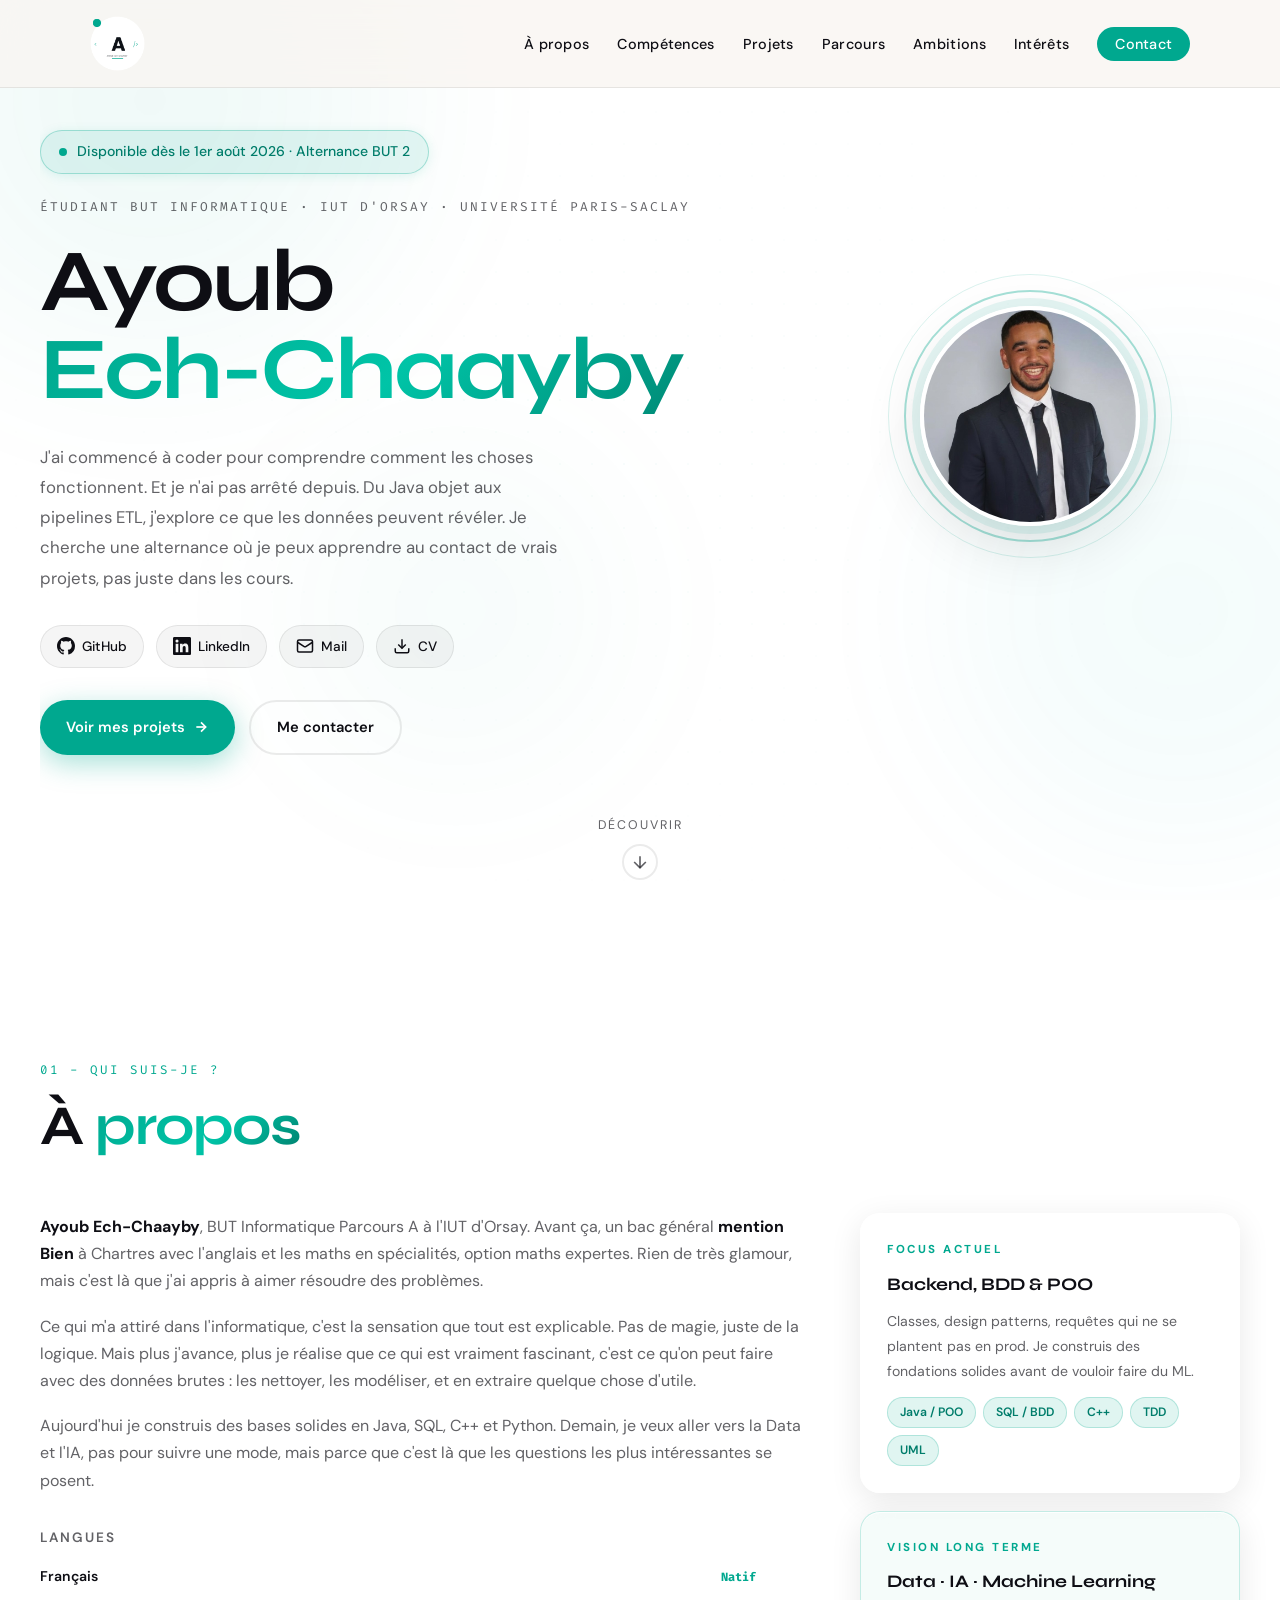
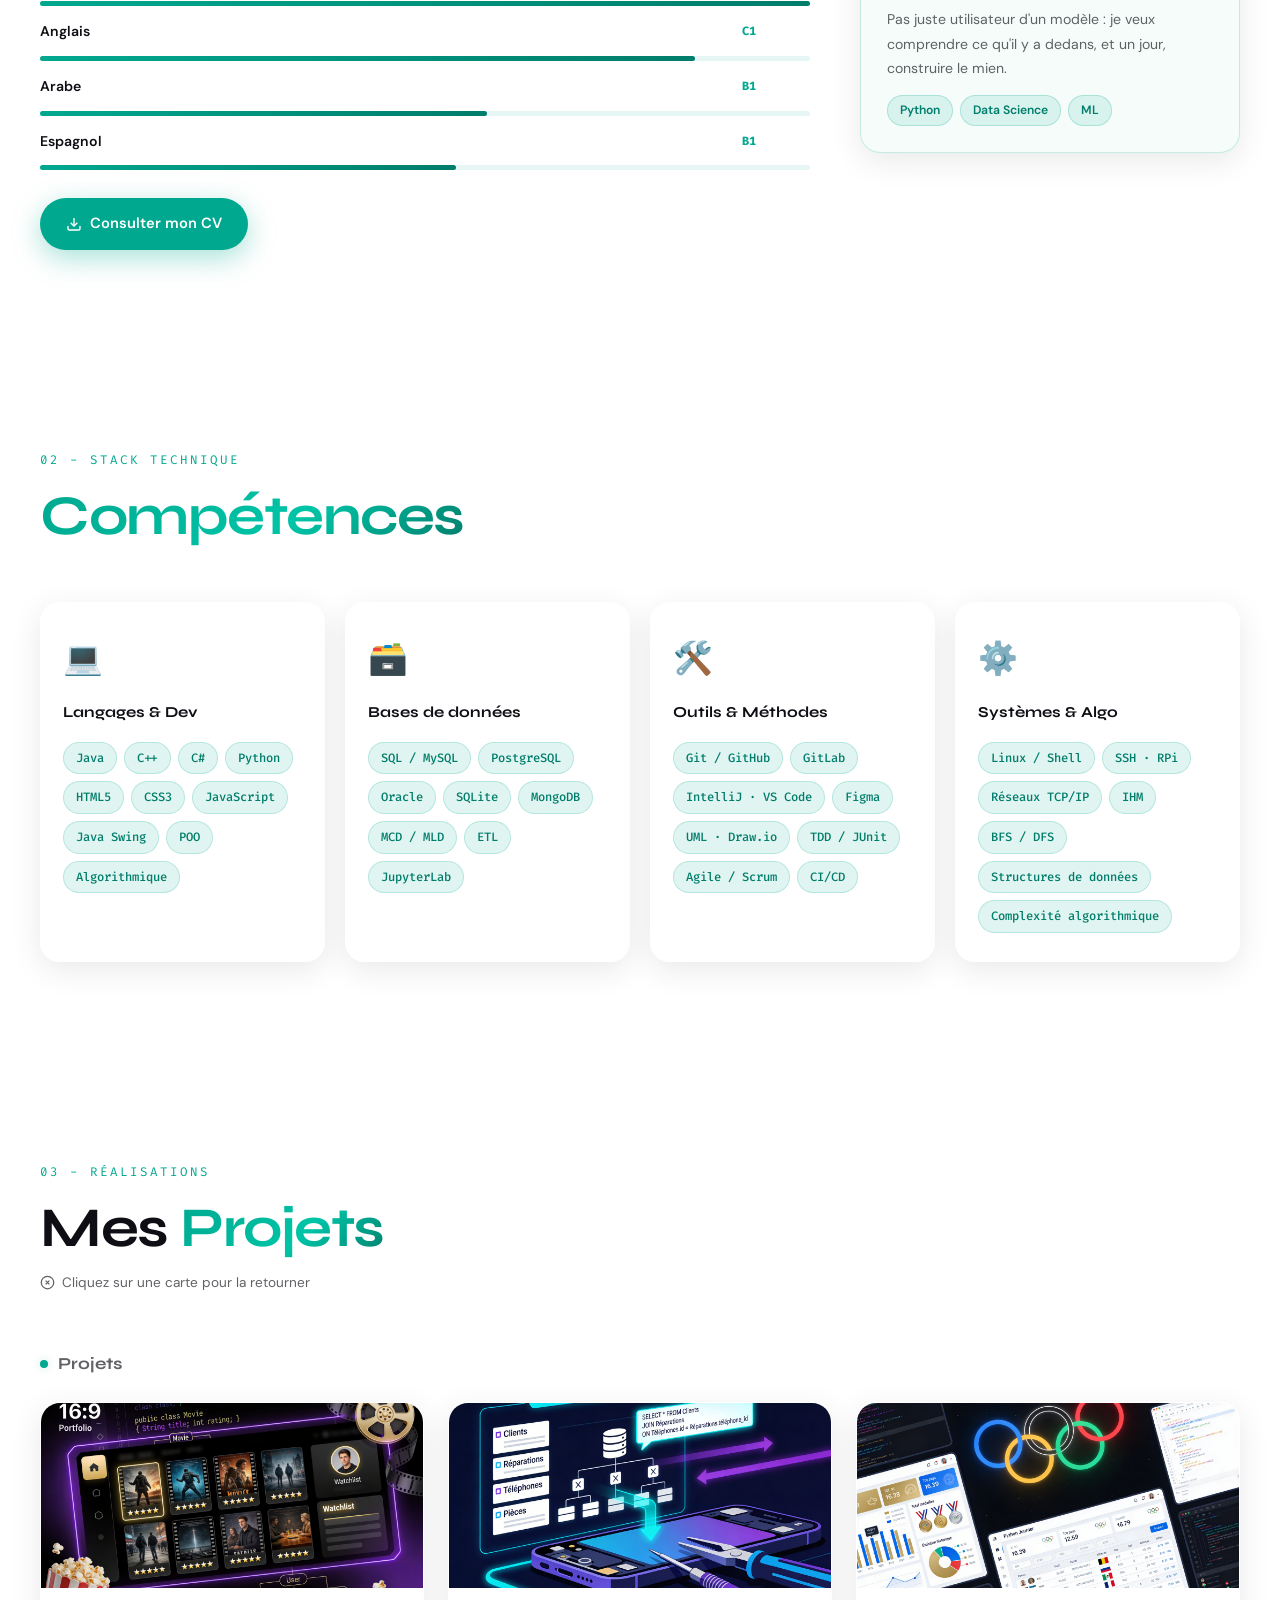
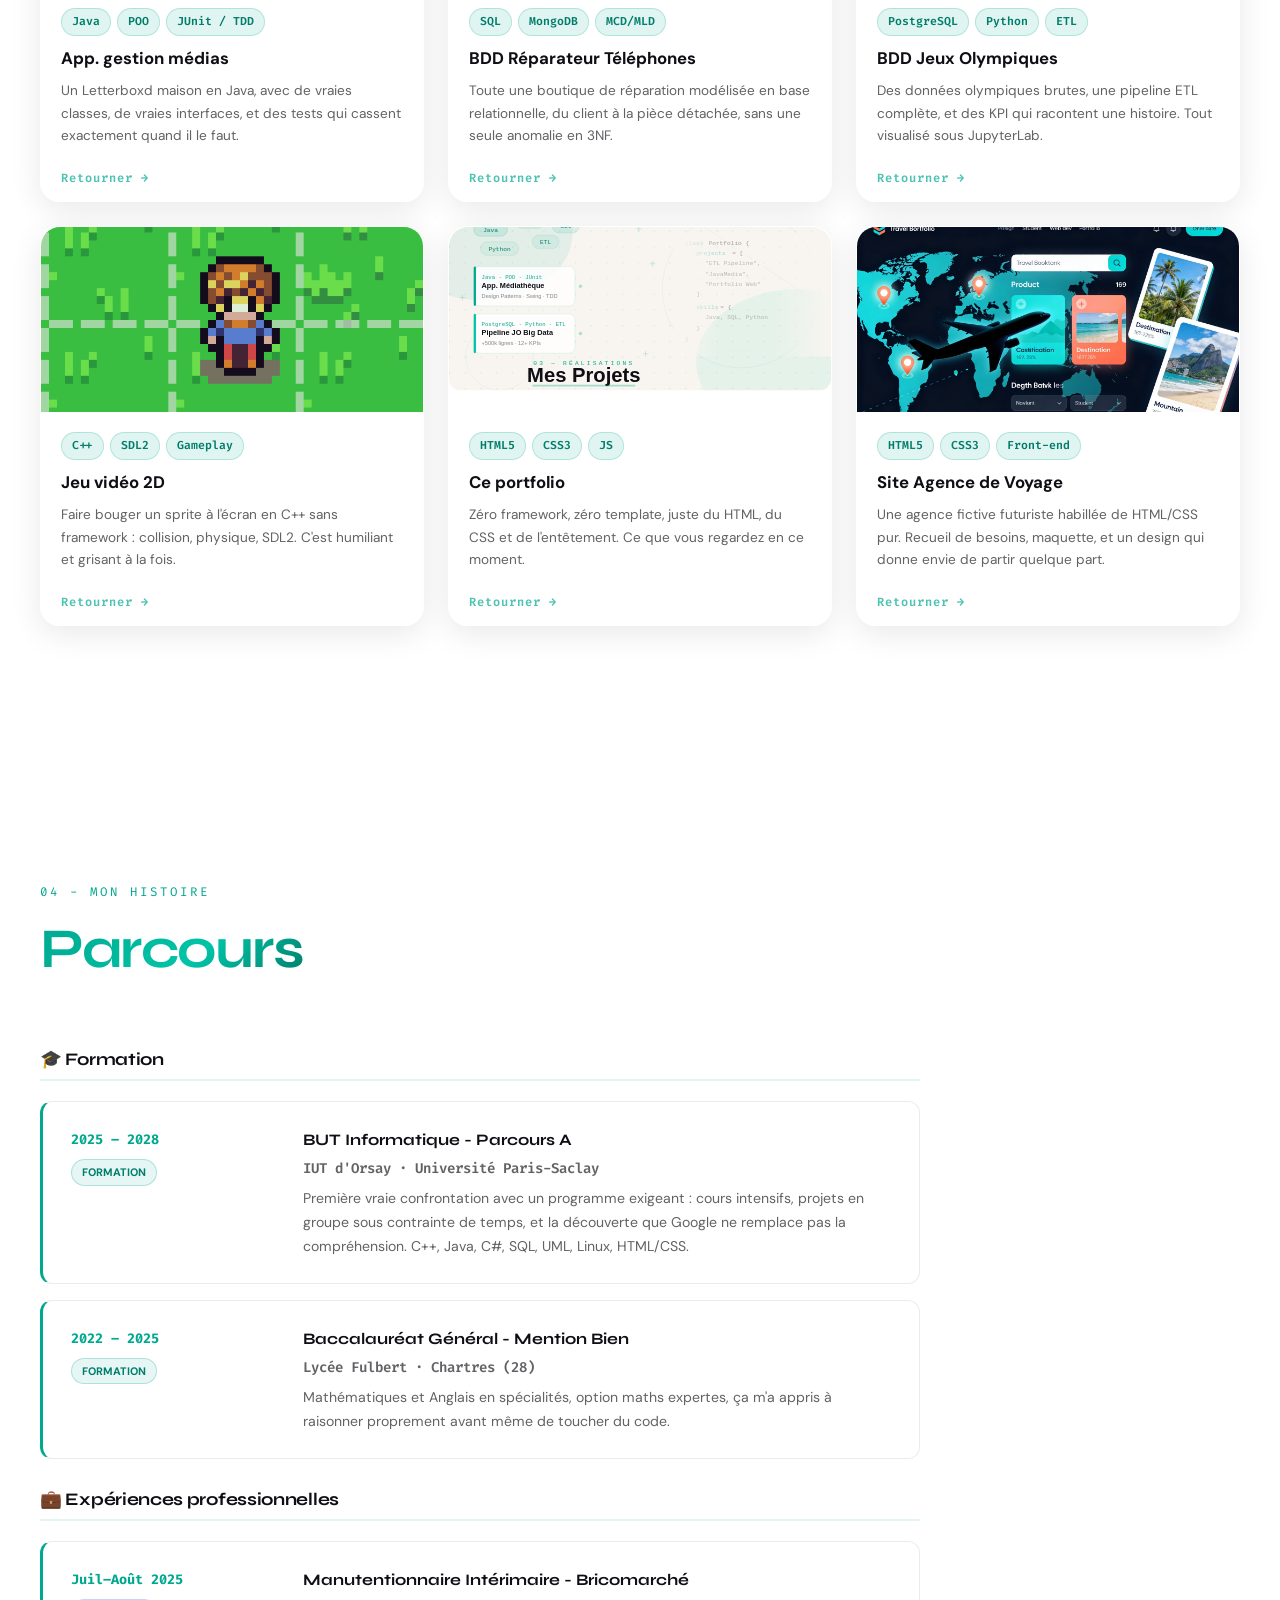
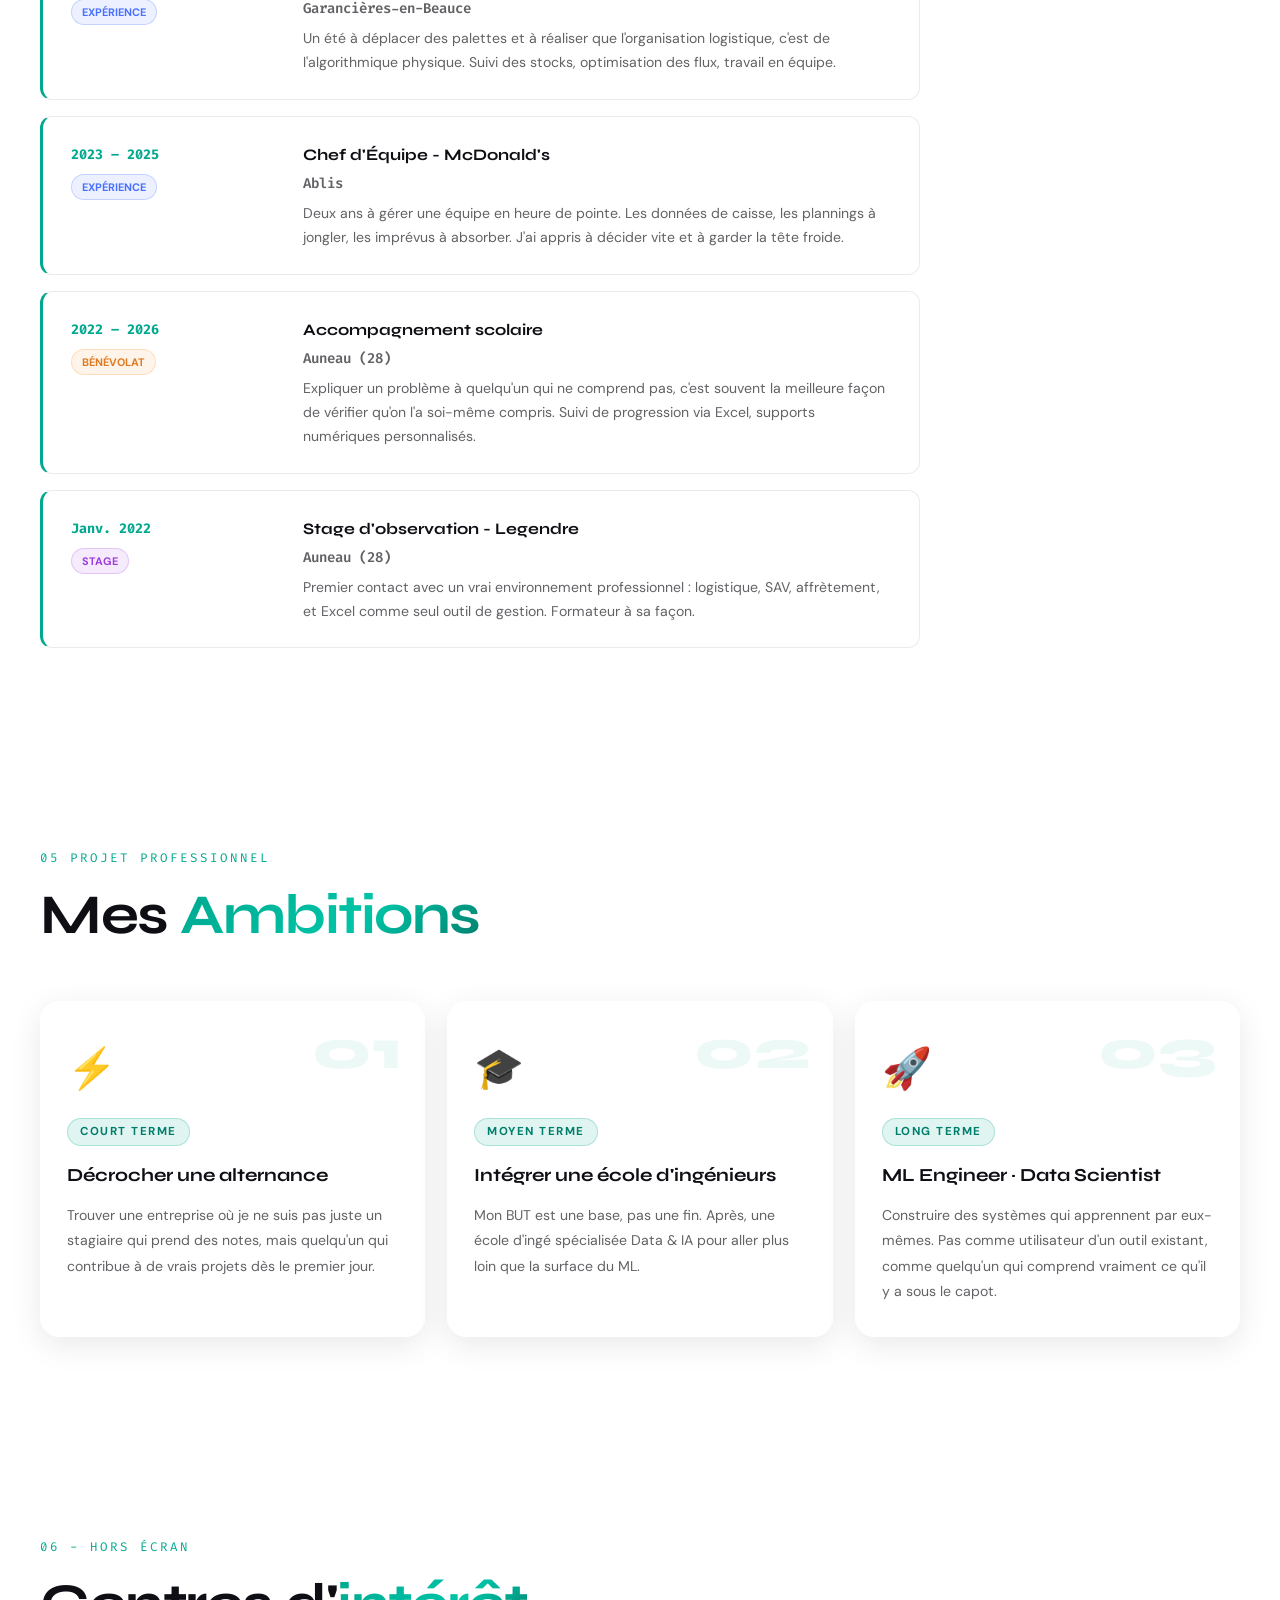
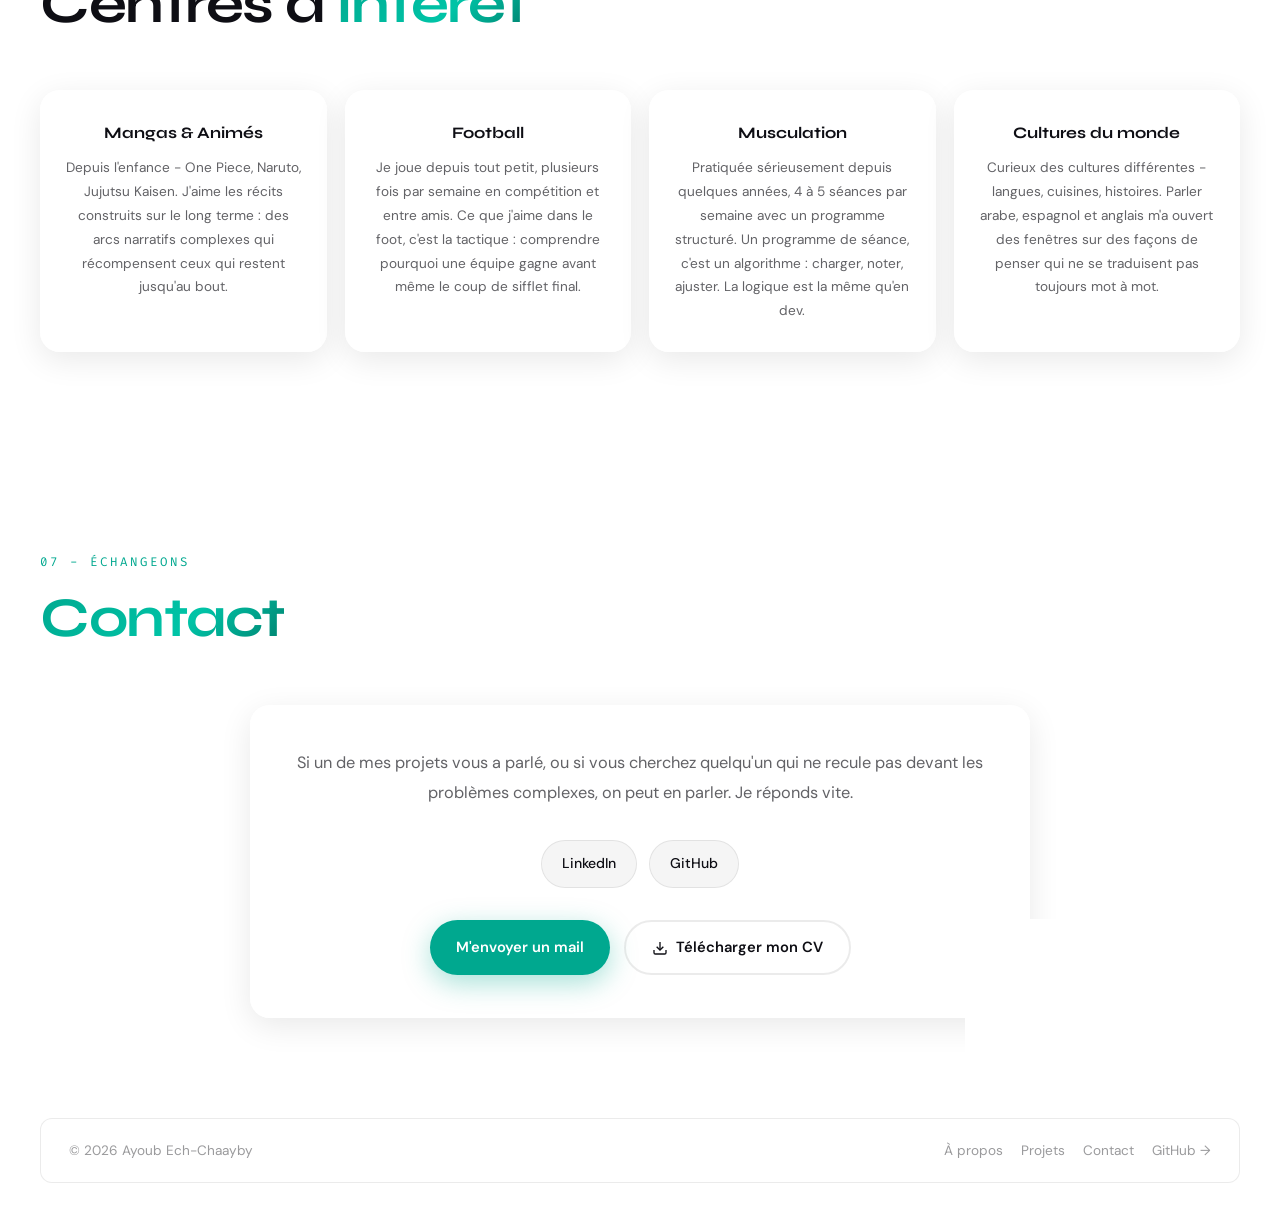
<file: index.html>
<!DOCTYPE html>
<html lang="fr">
<head>
  <meta charset="UTF-8" />
  <meta name="viewport" content="width=device-width, initial-scale=1.0" />
  <title>Ayoub Ech-Chaayby | Portfolio</title>
  <link rel="icon" type="image/x-icon" href="assets/logo2_code.png" />
  <meta name="description" content="Portfolio d'Ayoub Ech-Chaayby - étudiant BUT Informatique IUT d'Orsay, en recherche d'alternance dès août 2026." />
  <link rel="preconnect" href="https://fonts.googleapis.com" />
  <link rel="preconnect" href="https://fonts.gstatic.com" crossorigin />
  <link href="https://fonts.googleapis.com/css2?family=Syne:wght@600;700;800&family=DM+Sans:ital,wght@0,300;0,400;0,500;0,600;1,300&family=Fira+Code:wght@400;500&display=swap" rel="stylesheet" />
  <link rel="stylesheet" href="style.css" />
</head>
<body>

  <div id="splash" aria-hidden="true">
    <div class="splash-bg"></div>
    <div class="splash-content">
      <div class="splash-letters">
        <span data-i="0">A</span><span data-i="1">Y</span><span data-i="2">O</span><span data-i="3">U</span><span data-i="4">B</span>
      </div>
      <div class="splash-surname">ECH-CHAAYBY</div>
      <div class="splash-role">Développeur · Data · IA</div>
      <div class="splash-bar"><div class="splash-bar-fill"></div></div>
    </div>
    <div class="splash-corner tl"></div>
    <div class="splash-corner tr"></div>
    <div class="splash-corner bl"></div>
    <div class="splash-corner br"></div>
  </div>

  <div class="video-bg" aria-hidden="true">
    <video autoplay muted loop playsinline><source src="assets/video5.mp4" type="video/mp4" /></video>
  </div>

  <div class="bg-blobs" aria-hidden="true">
    <div class="blob blob-1"></div>
    <div class="blob blob-2"></div>
    <div class="blob blob-3"></div>
  </div>
  <div class="dot-grid" aria-hidden="true"></div>

  <header class="navbar" id="navbar">
    <a href="#accueil" class="logo" aria-label="Retour à l'accueil">
      <img src="assets/logo2_code.png" alt="Logo" class="nav-logo" />
    </a>
    <button class="nav-burger" id="nav-burger" aria-label="Ouvrir le menu" aria-expanded="false">
      <span></span><span></span><span></span>
    </button>
    <nav class="nav-menu" id="nav-menu" aria-label="Navigation principale">
      <ul>
        <li><a href="#a-propos">À propos</a></li>
        <li><a href="#competences">Compétences</a></li>
        <li><a href="#projets">Projets</a></li>
        <li><a href="#parcours">Parcours</a></li>
        <li><a href="#ambitions">Ambitions</a></li>
        <li><a href="#interets">Intérêts</a></li>
        <li><a href="#contact" class="nav-cta">Contact</a></li>
      </ul>
    </nav>
  </header>

  <main>

    <section class="hero" id="accueil">
      <div class="hero-particles" aria-hidden="true">
        <span></span><span></span><span></span><span></span><span></span>
        <span></span><span></span><span></span><span></span><span></span>
        <span></span><span></span>
      </div>

      <div class="hero-inner">
        <div class="hero-left">
          <span class="status-badge">
            <span class="pulse-dot"></span>
            Disponible dès le 1er août 2026 · Alternance BUT 2
          </span>
          <p class="eyebrow">Étudiant BUT Informatique · IUT d'Orsay · Université Paris-Saclay</p>
          <h1>
            <span class="h1-line reveal-word">Ayoub</span>
            <span class="h1-line h1-accent reveal-word">Ech-Chaayby</span>
          </h1>
          <p class="hero-subtitle">
            J'ai commencé à coder pour comprendre comment les choses fonctionnent. Et je n'ai pas arrêté depuis.
            Du Java objet aux pipelines ETL, j'explore ce que les données peuvent révéler.
            Je cherche une alternance où je peux apprendre au contact de vrais projets, pas juste dans les cours.
          </p>

          <div class="social-links">
            <a href="https://github.com/ayoubechchaayby" target="_blank" rel="noopener" class="social-link">
              <svg width="18" height="18" viewBox="0 0 24 24" fill="currentColor"><path d="M12 0C5.37 0 0 5.37 0 12c0 5.31 3.435 9.795 8.205 11.385.6.105.825-.255.825-.57 0-.285-.015-1.23-.015-2.235-3.015.555-3.795-.735-4.035-1.41-.135-.345-.72-1.41-1.23-1.695-.42-.225-1.02-.78-.015-.795.945-.015 1.62.87 1.845 1.23 1.08 1.815 2.805 1.305 3.495.99.105-.78.42-1.305.765-1.605-2.67-.3-5.46-1.335-5.46-5.925 0-1.305.465-2.385 1.23-3.225-.12-.3-.54-1.53.12-3.18 0 0 1.005-.315 3.3 1.23.96-.27 1.98-.405 3-.405s2.04.135 3 .405c2.295-1.56 3.3-1.23 3.3-1.23.66 1.65.24 2.88.12 3.18.765.84 1.23 1.905 1.23 3.225 0 4.605-2.805 5.625-5.475 5.925.435.375.81 1.095.81 2.22 0 1.605-.015 2.895-.015 3.3 0 .315.225.69.825.57A12.02 12.02 0 0 0 24 12c0-6.63-5.37-12-12-12z"/></svg>
              GitHub
            </a>
            <a href="https://www.linkedin.com/in/ayoubechchaayby" target="_blank" rel="noopener" class="social-link">
              <svg width="18" height="18" viewBox="0 0 24 24" fill="currentColor"><path d="M20.447 20.452h-3.554v-5.569c0-1.328-.027-3.037-1.852-3.037-1.853 0-2.136 1.445-2.136 2.939v5.667H9.351V9h3.414v1.561h.046c.477-.9 1.637-1.85 3.37-1.85 3.601 0 4.267 2.37 4.267 5.455v6.286zM5.337 7.433a2.062 2.062 0 0 1-2.063-2.065 2.064 2.064 0 1 1 2.063 2.065zm1.782 13.019H3.555V9h3.564v11.452zM22.225 0H1.771C.792 0 0 .774 0 1.729v20.542C0 23.227.792 24 1.771 24h20.451C23.2 24 24 23.227 24 22.271V1.729C24 .774 23.2 0 22.222 0h.003z"/></svg>
              LinkedIn
            </a>
            <a href="mailto:ayoub.echchaayby@gmail.com" class="social-link">
              <svg width="18" height="18" viewBox="0 0 24 24" fill="none" stroke="currentColor" stroke-width="2"><rect x="2" y="4" width="20" height="16" rx="2"/><path d="m22 7-8.97 5.7a1.94 1.94 0 0 1-2.06 0L2 7"/></svg>
              Mail
            </a>
            <a href="assets/CV_Ayoub_Ech-Chaayby.pdf" target="_blank" rel="noopener" class="social-link">
              <svg width="18" height="18" viewBox="0 0 24 24" fill="none" stroke="currentColor" stroke-width="2"><path d="M21 15v4a2 2 0 0 1-2 2H5a2 2 0 0 1-2-2v-4"/><polyline points="7 10 12 15 17 10"/><line x1="12" y1="15" x2="12" y2="3"/></svg>
              CV
            </a>
          </div>

          <div class="hero-actions">
            <a href="#projets" class="btn btn-primary">
              <span>Voir mes projets</span>
              <svg width="16" height="16" viewBox="0 0 24 24" fill="none" stroke="currentColor" stroke-width="2.5"><line x1="5" y1="12" x2="19" y2="12"/><polyline points="12 5 19 12 12 19"/></svg>
            </a>
            <a href="#contact" class="btn btn-ghost">Me contacter</a>
          </div>
        </div>

        <div class="hero-right">
          <div class="profile-frame">
            <div class="profile-ring"></div>
            <div class="profile-ring ring-2"></div>
            <img src="assets/ayoub.JPG" alt="Photo de profil Ayoub" class="profile-pic" />
          </div>
        </div>
      </div>

      <a href="#a-propos" class="scroll-indicator" aria-label="Défiler">
        <span>Découvrir</span>
        <div class="scroll-arrow"><svg width="20" height="20" viewBox="0 0 24 24" fill="none" stroke="currentColor" stroke-width="2"><line x1="12" y1="5" x2="12" y2="19"/><polyline points="19 12 12 19 5 12"/></svg></div>
      </a>
    </section>

    <section class="section reveal" id="a-propos">
      <div class="section-header">
        <p class="section-kicker">01 - Qui suis-je ?</p>
        <h2>À <span class="gradient-text">propos</span></h2>
      </div>
      <div class="about-grid">
        <div class="about-text">
          <p><strong>Ayoub Ech-Chaayby</strong>, BUT Informatique Parcours A à l'IUT d'Orsay. Avant ça, un bac général <strong class="accent-text">mention Bien</strong> à Chartres avec l'anglais et les maths en spécialités, option maths expertes. Rien de très glamour, mais c'est là que j'ai appris à aimer résoudre des problèmes.</p>
          <p>Ce qui m'a attiré dans l'informatique, c'est la sensation que tout est explicable. Pas de magie, juste de la logique. Mais plus j'avance, plus je réalise que ce qui est vraiment fascinant, c'est ce qu'on peut faire avec des données brutes : les nettoyer, les modéliser, et en extraire quelque chose d'utile.</p>
          <p>Aujourd'hui je construis des bases solides en Java, SQL, C++ et Python. Demain, je veux aller vers la Data et l'IA, pas pour suivre une mode, mais parce que c'est là que les questions les plus intéressantes se posent.</p>

          <div class="lang-block">
            <h4 class="lang-title">Langues</h4>
            <div class="lang-item">
              <span class="lang-name">Français</span><span class="lang-level">Natif</span>
              <div class="lang-bar"><div class="lang-fill" style="--w:100%"></div></div>
            </div>
            <div class="lang-item">
              <span class="lang-name">Anglais</span><span class="lang-level">C1</span>
              <div class="lang-bar"><div class="lang-fill" style="--w:85%"></div></div>
            </div>
            <div class="lang-item">
              <span class="lang-name">Arabe</span><span class="lang-level">B1</span>
              <div class="lang-bar"><div class="lang-fill" style="--w:58%"></div></div>
            </div>
            <div class="lang-item">
              <span class="lang-name">Espagnol</span><span class="lang-level">B1</span>
              <div class="lang-bar"><div class="lang-fill" style="--w:54%"></div></div>
            </div>
          </div>

          <div class="about-actions">
            <a href="assets/CV_Ayoub_Ech-Chaayby.pdf" target="_blank" rel="noopener" class="btn btn-primary">
              <svg width="16" height="16" viewBox="0 0 24 24" fill="none" stroke="currentColor" stroke-width="2"><path d="M21 15v4a2 2 0 0 1-2 2H5a2 2 0 0 1-2-2v-4"/><polyline points="7 10 12 15 17 10"/><line x1="12" y1="15" x2="12" y2="3"/></svg>
              Consulter mon CV
            </a>
          </div>
        </div>

        <div class="about-sidebar">
          <div class="about-card glass-card">
            <span class="about-card-label">Focus actuel</span>
            <h3>Backend, BDD &amp; POO</h3>
            <p>Classes, design patterns, requêtes qui ne se plantent pas en prod. Je construis des fondations solides avant de vouloir faire du ML.</p>
            <div class="focus-tags">
              <span class="tag">Java / POO</span><span class="tag">SQL / BDD</span>
              <span class="tag">C++</span><span class="tag">TDD</span><span class="tag">UML</span>
            </div>
          </div>
          <div class="about-card glass-card card-alt">
            <span class="about-card-label">Vision long terme</span>
            <h3>Data · IA · Machine Learning</h3>
            <p>Pas juste utilisateur d'un modèle : je veux comprendre ce qu'il y a dedans, et un jour, construire le mien.</p>
            <div class="focus-tags">
              <span class="tag">Python</span><span class="tag">Data Science</span><span class="tag">ML</span>
            </div>
          </div>
        </div>
      </div>
    </section>

    <section class="section reveal" id="competences">
      <div class="section-header">
        <p class="section-kicker">02 - Stack technique</p>
        <h2><span class="gradient-text">Compétences</span></h2>
      </div>
      <div class="skills-panels">
        <div class="skills-panel glass-card">
          <div class="panel-icon">💻</div>
          <h3>Langages &amp; Dev</h3>
          <div class="skills-grid">
            <span class="skill-tag">Java</span><span class="skill-tag">C++</span><span class="skill-tag">C#</span>
            <span class="skill-tag">Python</span><span class="skill-tag">HTML5</span><span class="skill-tag">CSS3</span>
            <span class="skill-tag">JavaScript</span><span class="skill-tag">Java Swing</span>
            <span class="skill-tag">POO</span><span class="skill-tag">Algorithmique</span>
          </div>
        </div>
        <div class="skills-panel glass-card">
          <div class="panel-icon">🗃️</div>
          <h3>Bases de données</h3>
          <div class="skills-grid">
            <span class="skill-tag">SQL / MySQL</span><span class="skill-tag">PostgreSQL</span>
            <span class="skill-tag">Oracle</span><span class="skill-tag">SQLite</span>
            <span class="skill-tag">MongoDB</span><span class="skill-tag">MCD / MLD</span>
            <span class="skill-tag">ETL</span><span class="skill-tag">JupyterLab</span>
          </div>
        </div>
        <div class="skills-panel glass-card">
          <div class="panel-icon">🛠️</div>
          <h3>Outils &amp; Méthodes</h3>
          <div class="skills-grid">
            <span class="skill-tag">Git / GitHub</span><span class="skill-tag">GitLab</span>
            <span class="skill-tag">IntelliJ · VS Code</span><span class="skill-tag">Figma</span>
            <span class="skill-tag">UML · Draw.io</span><span class="skill-tag">TDD / JUnit</span>
            <span class="skill-tag">Agile / Scrum</span><span class="skill-tag">CI/CD</span>
          </div>
        </div>
        <div class="skills-panel glass-card">
          <div class="panel-icon">⚙️</div>
          <h3>Systèmes &amp; Algo</h3>
          <div class="skills-grid">
            <span class="skill-tag">Linux / Shell</span><span class="skill-tag">SSH · RPi</span>
            <span class="skill-tag">Réseaux TCP/IP</span><span class="skill-tag">IHM</span>
            <span class="skill-tag">BFS / DFS</span><span class="skill-tag">Structures de données</span>
            <span class="skill-tag">Complexité algorithmique</span>
          </div>
        </div>
      </div>
    </section>

    <section class="section reveal" id="projets">
      <div class="section-header">
        <p class="section-kicker">03 - Réalisations</p>
        <h2>Mes <span class="gradient-text">Projets</span></h2>
        <p class="section-hint">
          <svg width="15" height="15" viewBox="0 0 24 24" fill="none" stroke="currentColor" stroke-width="2"><path d="M15 15 9 9m0 6 6-6"/><circle cx="12" cy="12" r="10"/></svg>
          Cliquez sur une carte pour la retourner
        </p>
      </div>

      <div class="project-category">
        <h3 class="category-title"><span class="cat-dot"></span> Projets </h3>
        <div class="projects-grid">

          <div class="flip-card" role="button" tabindex="0" aria-label="Application Java gestion médias">
            <div class="flip-card-inner">
              <div class="flip-card-front glass-card">
                <div class="flip-front-img">
                  <img src="assets/appmedia.png" alt="Application Java gestion médias" loading="lazy" />
                </div>
                <div class="flip-front-body">
                  <div class="project-tags"><span>Java</span><span>POO</span><span>JUnit / TDD</span></div>
                  <h4>App. gestion médias</h4>
                  <p>Un Letterboxd maison en Java, avec de vraies classes, de vraies interfaces, et des tests qui cassent exactement quand il le faut.</p>
                </div>
                <div class="flip-hint">Retourner →</div>
              </div>
              <div class="flip-card-back">
                <div class="flip-back-content">
                  <h4>App. gestion médias</h4>
                  <div class="back-section">
                    <p class="back-label">Points clés</p>
                    <ul>
                      <li>Pattern FactoryMedia, classes encapsulées</li>
                      <li>IHM Swing event-driven, maquettes Figma</li>
                      <li>GitLab, refactoring, code production-ready</li>
                      <li>Tests utilisateurs (5 personnes)</li>
                    </ul>
                  </div>
                  <div class="back-section">
                    <p class="back-label">Améliorations</p>
                    <ul>
                      <li>Recommandation personnalisée</li>
                      <li>API externe (TMDB, OpenLibrary)</li>
                    </ul>
                  </div>
                  <div class="back-links">
                    <span class="wip-badge">⏳ En cours</span>
                  </div>
                </div>
              </div>
            </div>
          </div>

          <div class="flip-card" role="button" tabindex="0" aria-label="BDD Réparateur Téléphones">
            <div class="flip-card-inner">
              <div class="flip-card-front glass-card">
                <div class="flip-front-img">
                  <img src="assets/creabd.png" alt="BDD Réparateur Téléphones" loading="lazy" />
                </div>
                <div class="flip-front-body">
                  <div class="project-tags"><span>SQL</span><span>MongoDB</span><span>MCD/MLD</span></div>
                  <h4>BDD Réparateur Téléphones</h4>
                  <p>Toute une boutique de réparation modélisée en base relationnelle, du client à la pièce détachée, sans une seule anomalie en 3NF.</p>
                </div>
                <div class="flip-hint">Retourner →</div>
              </div>
              <div class="flip-card-back">
                <div class="flip-back-content">
                  <h4>BDD Réparateur Téléphones</h4>
                  <div class="back-section">
                    <p class="back-label">Points clés</p>
                    <ul>
                      <li>Modélisation MCD → MLD → LDD</li>
                      <li>Vues, procédures stockées, droits</li>
                      <li>Rapports d'exploitation agrégés</li>
                    </ul>
                  </div>
                  <div class="back-section">
                    <p class="back-label">Améliorations</p>
                    <ul><li>Interface web d'administration</li></ul>
                  </div>
                  <div class="back-links">
                    <a href="https://github.com/ayoubechchaayby/BD" target="_blank" rel="noopener" class="btn btn-sm">Code source →</a>
                  </div>
                </div>
              </div>
            </div>
          </div>

          <div class="flip-card" role="button" tabindex="0" aria-label="BDD Jeux Olympiques">
            <div class="flip-card-inner">
              <div class="flip-card-front glass-card">
                <div class="flip-front-img">
                  <img src="assets/BDJO.png" alt="BDD Jeux Olympiques" loading="lazy" />
                </div>
                <div class="flip-front-body">
                  <div class="project-tags"><span>PostgreSQL</span><span>Python</span><span>ETL</span></div>
                  <h4>BDD Jeux Olympiques</h4>
                  <p>Des données olympiques brutes, une pipeline ETL complète, et des KPI qui racontent une histoire. Tout visualisé sous JupyterLab.</p>
                </div>
                <div class="flip-hint">Retourner →</div>
              </div>
              <div class="flip-card-back">
                <div class="flip-back-content">
                  <h4>BDD Jeux Olympiques</h4>
                  <div class="back-section">
                    <p class="back-label">Points clés</p>
                    <ul>
                      <li>Collecte, nettoyage, transformation ETL</li>
                      <li>Vues, triggers, gestion des rôles</li>
                      <li>KPI décisionnels Jupyter</li>
                    </ul>
                  </div>
                  <div class="back-section">
                    <p class="back-label">Améliorations</p>
                    <ul><li>Dashboard interactif (Streamlit)</li></ul>
                  </div>
                  <div class="back-links">
                    <a href="https://github.com/ayoubechchaayby/JO" target="_blank" rel="noopener" class="btn btn-sm">Code source →</a>
                  </div>
                </div>
              </div>
            </div>
          </div>

          <div class="flip-card" role="button" tabindex="0" aria-label="Jeu vidéo 2D C++">
            <div class="flip-card-inner">
              <div class="flip-card-front glass-card">
                <div class="flip-front-img">
                  <img src="assets/jeu2d.gif" alt="Jeu vidéo 2D C++" loading="lazy" />
                </div>
                <div class="flip-front-body">
                  <div class="project-tags"><span>C++</span><span>SDL2</span><span>Gameplay</span></div>
                  <h4>Jeu vidéo 2D</h4>
                  <p>Faire bouger un sprite à l'écran en C++ sans framework : collision, physique, SDL2. C'est humiliant et grisant à la fois.</p>
                </div>
                <div class="flip-hint">Retourner →</div>
              </div>
              <div class="flip-card-back">
                <div class="flip-back-content">
                  <h4>Jeu vidéo 2D</h4>
                  <div class="back-section">
                    <p class="back-label">Points clés</p>
                    <ul>
                      <li>Boucle de jeu complète et stable</li>
                      <li>Gestion des collisions et déplacements</li>
                      <li>Événements clavier/souris</li>
                      <li>Graphismes SDL2, optimisation mémoire dynamique</li>
                    </ul>
                  </div>
                  <div class="back-links">
                    <a href="https://github.com/ayoubechchaayby/Jeu2D" target="_blank" rel="noopener" class="btn btn-sm">Code source →</a>
                  </div>
                </div>
              </div>
            </div>
          </div>

          <div class="flip-card" role="button" tabindex="0" aria-label="Portfolio web - cliquer pour voir les détails">
            <div class="flip-card-inner">
              <div class="flip-card-front glass-card">
                <div class="flip-front-img">
                  <img src="assets/portfolio.svg" alt="Portfolio actuel" loading="lazy" />
                </div>
                <div class="flip-front-body">
                  <div class="project-tags"><span>HTML5</span><span>CSS3</span><span>JS</span></div>
                  <h4>Ce portfolio</h4>
                  <p>Zéro framework, zéro template, juste du HTML, du CSS et de l'entêtement. Ce que vous regardez en ce moment.</p>
                </div>
                <div class="flip-hint">Retourner →</div>
              </div>
              <div class="flip-card-back">
                <div class="flip-back-content">
                  <h4>Ce portfolio</h4>
                  <div class="back-section">
                    <p class="back-label">Points clés</p>
                    <ul>
                      <li>Animations CSS pures (particules, shimmer, float)</li>
                      <li>Menu burger mobile avec overlay fullscreen</li>
                      <li>Reveal au scroll avec stagger sur les enfants</li>
                    </ul>
                  </div>
                  <div class="back-section">
                    <p class="back-label">Améliorations prévues</p>
                    <ul>
                      <li>Mode clair / sombre</li>
                      <li>Traduction anglaise</li>
                      <li>Section veille technologique</li>
                    </ul>
                  </div>
                  <div class="back-links">
                    <a href="https://github.com/ayoubechchaayby/Portfolio" target="_blank" rel="noopener" class="btn btn-sm">Code source →</a>
                  </div>
                </div>
              </div>
            </div>
          </div>

          <div class="flip-card" role="button" tabindex="0" aria-label="Site Agence de Voyage">
            <div class="flip-card-inner">
              <div class="flip-card-front glass-card">
                <div class="flip-front-img">
                  <img src="assets/siteagence.png" alt="Site Agence de Voyage" loading="lazy" />
                </div>
                <div class="flip-front-body">
                  <div class="project-tags"><span>HTML5</span><span>CSS3</span><span>Front-end</span></div>
                  <h4>Site Agence de Voyage</h4>
                  <p>Une agence fictive futuriste habillée de HTML/CSS pur. Recueil de besoins, maquette, et un design qui donne envie de partir quelque part.</p>
                </div>
                <div class="flip-hint">Retourner →</div>
              </div>
              <div class="flip-card-back">
                <div class="flip-back-content">
                  <h4>Site Agence de Voyage</h4>
                  <div class="back-section">
                    <p class="back-label">Points clés</p>
                    <ul>
                      <li>Design responsive et mobile-first</li>
                      <li>Navigation fluide entre les destinations</li>
                      <li>Mise en page futuriste, CSS animations</li>
                    </ul>
                  </div>
                  <div class="back-links">
                    <a href="https://github.com/ayoubechchaayby/SiteAgenceDeVoyage" target="_blank" rel="noopener" class="btn btn-sm">Code source →</a>
                  </div>
                </div>
              </div>
            </div>
          </div>

        </div>
      </div>
    </section>

    <section class="section reveal" id="parcours">
      <div class="section-header">
        <p class="section-kicker">04 - Mon histoire</p>
        <h2><span class="gradient-text">Parcours</span></h2>
      </div>
      <div class="timeline">

        <p class="timeline-category-label">🎓 Formation</p>

        <article class="timeline-item">
          <div class="timeline-left">
            <span class="timeline-date">2025 – 2028</span>
            <span class="timeline-tag tag-formation">Formation</span>
          </div>
          <div class="timeline-right">
            <h3>BUT Informatique - Parcours A</h3>
            <p class="timeline-sub">IUT d'Orsay · Université Paris-Saclay</p>
            <p>Première vraie confrontation avec un programme exigeant : cours intensifs, projets en groupe sous contrainte de temps, et la découverte que Google ne remplace pas la compréhension. C++, Java, C#, SQL, UML, Linux, HTML/CSS.</p>
          </div>
        </article>
        <article class="timeline-item">
          <div class="timeline-left">
            <span class="timeline-date">2022 – 2025</span>
            <span class="timeline-tag tag-formation">Formation</span>
          </div>
          <div class="timeline-right">
            <h3>Baccalauréat Général - Mention Bien</h3>
            <p class="timeline-sub">Lycée Fulbert · Chartres (28)</p>
            <p>Mathématiques et Anglais en spécialités, option maths expertes, ça m'a appris à raisonner proprement avant même de toucher du code.</p>
          </div>
        </article>

        <p class="timeline-category-label">💼 Expériences professionnelles</p>

        <article class="timeline-item">
          <div class="timeline-left">
            <span class="timeline-date">Juil–Août 2025</span>
            <span class="timeline-tag tag-exp">Expérience</span>
          </div>
          <div class="timeline-right">
            <h3>Manutentionnaire Intérimaire - Bricomarché</h3>
            <p class="timeline-sub">Garancières-en-Beauce</p>
            <p>Un été à déplacer des palettes et à réaliser que l'organisation logistique, c'est de l'algorithmique physique. Suivi des stocks, optimisation des flux, travail en équipe.</p>
          </div>
        </article>
        <article class="timeline-item">
          <div class="timeline-left">
            <span class="timeline-date">2023 – 2025</span>
            <span class="timeline-tag tag-exp">Expérience</span>
          </div>
          <div class="timeline-right">
            <h3>Chef d'Équipe - McDonald's</h3>
            <p class="timeline-sub">Ablis</p>
            <p>Deux ans à gérer une équipe en heure de pointe. Les données de caisse, les plannings à jongler, les imprévus à absorber. J'ai appris à décider vite et à garder la tête froide.</p>
          </div>
        </article>
        <article class="timeline-item">
          <div class="timeline-left">
            <span class="timeline-date">2022 – 2026</span>
            <span class="timeline-tag tag-benevole">Bénévolat</span>
          </div>
          <div class="timeline-right">
            <h3>Accompagnement scolaire</h3>
            <p class="timeline-sub">Auneau (28)</p>
            <p>Expliquer un problème à quelqu'un qui ne comprend pas, c'est souvent la meilleure façon de vérifier qu'on l'a soi-même compris. Suivi de progression via Excel, supports numériques personnalisés.</p>
          </div>
        </article>
        <article class="timeline-item">
          <div class="timeline-left">
            <span class="timeline-date">Janv. 2022</span>
            <span class="timeline-tag tag-stage">Stage</span>
          </div>
          <div class="timeline-right">
            <h3>Stage d'observation - Legendre</h3>
            <p class="timeline-sub">Auneau (28)</p>
            <p>Premier contact avec un vrai environnement professionnel : logistique, SAV, affrètement, et Excel comme seul outil de gestion. Formateur à sa façon.</p>
          </div>
        </article>
      </div>
    </section>

    <section class="section reveal" id="ambitions">
      <div class="section-header">
        <p class="section-kicker">05  Projet professionnel</p>
        <h2>Mes <span class="gradient-text">Ambitions</span></h2>
      </div>
      <div class="ambitions-grid">
        <article class="ambition-card glass-card">
          <div class="ambition-num">01</div>
          <div class="ambition-icon">⚡</div>
          <span class="ambition-horizon">Court terme</span>
          <h3>Décrocher une alternance</h3>
          <p>Trouver une entreprise où je ne suis pas juste un stagiaire qui prend des notes, mais quelqu'un qui contribue à de vrais projets dès le premier jour.</p>
        </article>
        <article class="ambition-card glass-card">
          <div class="ambition-num">02</div>
          <div class="ambition-icon">🎓</div>
          <span class="ambition-horizon">Moyen terme</span>
          <h3>Intégrer une école d'ingénieurs</h3>
          <p>Mon BUT est une base, pas une fin. Après, une école d'ingé spécialisée Data &amp; IA pour aller plus loin que la surface du ML.</p>
        </article>
        <article class="ambition-card glass-card">
          <div class="ambition-num">03</div>
          <div class="ambition-icon">🚀</div>
          <span class="ambition-horizon">Long terme</span>
          <h3>ML Engineer · Data Scientist</h3>
          <p>Construire des systèmes qui apprennent par eux-mêmes. Pas comme utilisateur d'un outil existant, comme quelqu'un qui comprend vraiment ce qu'il y a sous le capot.</p>
        </article>
      </div>
    </section>

    <section class="section reveal" id="interets">
      <div class="section-header">
        <p class="section-kicker">06 - Hors écran</p>
        <h2>Centres d'<span class="gradient-text">intérêt</span></h2>
      </div>
      <div class="interests-grid">
        <article class="interest-card glass-card">
          <h3>Mangas &amp; Animés</h3>
          <p>Depuis l'enfance - One Piece, Naruto, Jujutsu Kaisen. J'aime les récits construits sur le long terme : des arcs narratifs complexes qui récompensent ceux qui restent jusqu'au bout.</p>
        </article>
        <article class="interest-card glass-card">
          <h3>Football</h3>
          <p>Je joue depuis tout petit, plusieurs fois par semaine en compétition et entre amis. Ce que j'aime dans le foot, c'est la tactique : comprendre pourquoi une équipe gagne avant même le coup de sifflet final.</p>
        </article>
        <article class="interest-card glass-card">
          <h3>Musculation</h3>
          <p>Pratiquée sérieusement depuis quelques années, 4 à 5 séances par semaine avec un programme structuré. Un programme de séance, c'est un algorithme : charger, noter, ajuster. La logique est la même qu'en dev.</p>
        </article>
        <article class="interest-card glass-card">
          <h3>Cultures du monde</h3>
          <p>Curieux des cultures différentes - langues, cuisines, histoires. Parler arabe, espagnol et anglais m'a ouvert des fenêtres sur des façons de penser qui ne se traduisent pas toujours mot à mot.</p>
        </article>
      </div>
    </section>

    <section class="section contact-section reveal" id="contact">
      <div class="section-header">
        <p class="section-kicker">07 - Échangeons</p>
        <h2><span class="gradient-text">Contact</span></h2>
      </div>
      <div class="contact-box glass-card">
        <p class="contact-intro">Si un de mes projets vous a parlé, ou si vous cherchez quelqu'un qui ne recule pas devant les problèmes complexes, on peut en parler. Je réponds vite.</p>
        <div class="contact-info">
          <a href="https://www.linkedin.com/in/ayoubechchaayby" target="_blank" rel="noopener" class="contact-pill">
            LinkedIn
          </a>
          <a href="https://github.com/ayoubechchaayby" target="_blank" rel="noopener" class="contact-pill">
            GitHub
          </a>
        </div>
        <div class="contact-actions">
          <a href="mailto:ayoub.echchaayby@gmail.com" class="btn btn-primary">M'envoyer un mail</a>
          <a href="assets/CV_Ayoub_Ech-Chaayby.pdf" target="_blank" rel="noopener" class="btn btn-ghost">
            <svg width="16" height="16" viewBox="0 0 24 24" fill="none" stroke="currentColor" stroke-width="2"><path d="M21 15v4a2 2 0 0 1-2 2H5a2 2 0 0 1-2-2v-4"/><polyline points="7 10 12 15 17 10"/><line x1="12" y1="15" x2="12" y2="3"/></svg>
            Télécharger mon CV
          </a>
        </div>
      </div>
    </section>

  </main>

  <footer class="site-footer">
    <p>© 2026 Ayoub Ech-Chaayby</p>
    <nav>
      <a href="#a-propos">À propos</a>
      <a href="#projets">Projets</a>
      <a href="#contact">Contact</a>
      <a href="https://github.com/ayoubechchaayby/Portfolio" target="_blank" rel="noopener">GitHub →</a>
    </nav>
  </footer>

  <script>

  (function(){
    const splash = document.getElementById('splash');
    const letters = splash.querySelectorAll('.splash-letters span');
    const bar = splash.querySelector('.splash-bar-fill');

    letters.forEach((l, i) => {
      l.style.animationDelay = (0.1 + i * 0.12) + 's';
    });

    setTimeout(() => {
      bar.style.width = '100%';
    }, 900);

    setTimeout(() => {
      splash.classList.add('splash-out');
      setTimeout(() => splash.style.display = 'none', 900);
    }, 2200);
  })();

  const burger = document.getElementById('nav-burger');
  const menu   = document.getElementById('nav-menu');
  burger.addEventListener('click', () => {
    const open = menu.classList.toggle('is-open');
    burger.classList.toggle('is-open');
    burger.setAttribute('aria-expanded', open);
    document.body.style.overflow = open ? 'hidden' : '';
  });
  menu.querySelectorAll('a').forEach(a => a.addEventListener('click', () => {
    menu.classList.remove('is-open'); burger.classList.remove('is-open');
    burger.setAttribute('aria-expanded', false); document.body.style.overflow = '';
  }));

  window.addEventListener('scroll', () => {
    document.getElementById('navbar').classList.toggle('scrolled', window.scrollY > 50);
  });

  const ro = new IntersectionObserver(entries => {
    entries.forEach(e => {
      if (!e.isIntersecting) return;
      e.target.classList.add('is-visible');
      e.target.querySelectorAll('.skill-tag,.glass-card,.timeline-item,.ambition-card,.interest-card,.lang-item,.contact-pill,.flip-card')
        .forEach((el, i) => { el.style.animationDelay = `${0.1 + i * 0.07}s`; el.classList.add('child-reveal'); });
      ro.unobserve(e.target);
    });
  }, { threshold: 0.05 });
  document.querySelectorAll('.reveal').forEach(el => ro.observe(el));

  const lo = new IntersectionObserver(entries => {
    entries.forEach(e => {
      if (!e.isIntersecting) return;
      e.target.querySelectorAll('.lang-fill').forEach(f => f.classList.add('animated'));
      lo.unobserve(e.target);
    });
  }, { threshold: 0.3 });
  document.querySelectorAll('.lang-block').forEach(el => lo.observe(el));

  document.querySelectorAll('.flip-card').forEach(card => {
    card.addEventListener('click', () => card.classList.toggle('is-flipped'));
    card.addEventListener('keydown', e => {
      if (e.key === 'Enter' || e.key === ' ') {
        e.preventDefault();
        card.classList.toggle('is-flipped');
      }
    });
  });

  const navLinks = document.querySelectorAll('.nav-menu a[href^="#"]');
  const sections = document.querySelectorAll('section[id]');
  const sio = new IntersectionObserver(entries => {
    entries.forEach(e => {
      if (e.isIntersecting) {
        navLinks.forEach(a => a.classList.remove('is-active'));
        const active = document.querySelector(`.nav-menu a[href="#${e.target.id}"]`);
        if (active) active.classList.add('is-active');
      }
    });
  }, { threshold: 0.4 });
  sections.forEach(s => sio.observe(s));

  setTimeout(() => {
    document.querySelectorAll('.reveal-word').forEach((w, i) => {
      w.style.animationDelay = `${2.4 + i * 0.25}s`;
      w.classList.add('word-animate');
    });
  }, 100);
  </script>
</body>
</html>
</file>
<file: style.css>
/* ============================================================
   RESET & VARIABLES — LIGHT LUMINEUX
   ============================================================ */
*, *::before, *::after { margin:0; padding:0; box-sizing:border-box; }

:root {
  /* Background: Pearl White Aurora */
  --bg:          #f8f5f0;
  --bg-soft:     rgba(248,245,240,0.92);
  --bg-card:     rgba(255,255,255,0.72);
  --bg-card-alt: rgba(240,250,248,0.65);
  --line:        rgba(0,0,0,0.08);
  --line-soft:   rgba(0,0,0,0.05);

  /* Text */
  --text:        #0e0e14;
  --muted:       rgba(14,14,20,0.65);
  --muted-soft:  rgba(14,14,20,0.42);

  /* Accent */
  --accent:      #00a88f;
  --accent-dark: #007d6b;
  --accent-dim:  rgba(0,168,143,0.12);
  --accent-glow: rgba(0,168,143,0.25);

  /* Shadows */
  --shadow-sm:   0 2px 12px rgba(0,0,0,0.06);
  --shadow:      0 8px 32px rgba(0,0,0,0.09);
  --shadow-lg:   0 20px 60px rgba(0,0,0,0.12);
  --shadow-xl:   0 32px 80px rgba(0,0,0,0.15);

  --radius:      20px;
  --radius-sm:   12px;
  --container:   1200px;
  --font-head:   'Syne', sans-serif;
  --font-body:   'DM Sans', sans-serif;
  --font-code:   'Fira Code', monospace;
}

html { scroll-behavior:smooth; }

body {
  font-family: var(--font-body);
  color: var(--text);
  background: transparent;
  line-height: 1.7;
  overflow-x: hidden;
}
a { color:inherit; text-decoration:none; }
img { max-width:100%; display:block; }
h1, h2, h3 { font-family:var(--font-head); }

/* ============================================================
   VIDEO BACKGROUND
   ============================================================ */
.video-bg {
  position: fixed; inset: 0; z-index: -3; overflow: hidden;
}
.video-bg video {
  width: 100%; height: 100%; object-fit: cover;
}

/* ============================================================
   BACKGROUND DECORATION
   ============================================================ */
.bg-blobs {
  position: fixed; inset: 0; z-index: -2;
  pointer-events: none; overflow: hidden;
}
.blob {
  position: absolute; border-radius: 50%;
  filter: blur(80px); opacity: 0.25;
  animation: blobFloat 18s ease-in-out infinite;
}
.blob-1 {
  width: 600px; height: 600px; top: -200px; left: -150px;
  background: radial-gradient(circle, rgba(0,168,143,0.3), rgba(0,168,143,0.0));
  animation-delay: 0s;
}
.blob-2 {
  width: 500px; height: 500px; top: 40%; right: -150px;
  background: radial-gradient(circle, rgba(0,200,180,0.2), rgba(0,150,200,0.1));
  animation-delay: -7s; animation-duration: 22s;
}
.blob-3 {
  width: 400px; height: 400px; bottom: 10%; left: 20%;
  background: radial-gradient(circle, rgba(0,168,143,0.18), transparent);
  animation-delay: -14s; animation-duration: 26s;
}
@keyframes blobFloat {
  0%,100% { transform: translate(0,0) scale(1); }
  33%      { transform: translate(40px,-30px) scale(1.08); }
  66%      { transform: translate(-25px, 20px) scale(0.95); }
}

.dot-grid {
  position: fixed; inset: 0; z-index: -1; pointer-events: none;
  background-image: radial-gradient(circle, rgba(0,168,143,0.18) 1px, transparent 1px);
  background-size: 32px 32px;
  mask-image: radial-gradient(ellipse at center, rgba(0,0,0,0.15) 0%, transparent 75%);
}

/* ============================================================
   SPLASH INTRO
   ============================================================ */
#splash {
  position: fixed; inset: 0; z-index: 10000;
  display: flex; align-items: center; justify-content: center;
  background: #f8f5f0;
  overflow: hidden;
}
/* animated rings */
#splash::before, #splash::after {
  content:''; position:absolute; border-radius:50%;
  border:1px solid rgba(0,168,143,0.18);
  animation: splashRingExpand 3s ease-out infinite;
}
#splash::before { width:500px; height:500px; animation-delay:0s; }
#splash::after  { width:750px; height:750px; animation-delay:0.9s; }
@keyframes splashRingExpand {
  0%  { transform:scale(0.6); opacity:0.7; }
  100%{ transform:scale(1.4); opacity:0; }
}
.splash-bg {
  position: absolute; inset: 0;
  background:
    radial-gradient(ellipse at 30% 40%, rgba(0,168,143,0.15), transparent 55%),
    radial-gradient(ellipse at 75% 65%, rgba(0,196,167,0.10), transparent 50%);
}
.splash-content {
  text-align: center; position: relative; z-index: 2;
}
.splash-letters {
  display: flex; justify-content: center; gap: 6px;
  margin-bottom: 16px;
}
.splash-letters span {
  font-family: var(--font-head);
  font-size: clamp(4rem, 12vw, 9rem);
  font-weight: 800;
  color: var(--text);
  display: inline-block;
  opacity: 0;
  transform: translateY(60px) rotate(-8deg);
  animation: letterIn 0.6s cubic-bezier(0.175, 0.885, 0.32, 1.275) both;
}
/* Gradient tint across letters */
.splash-letters span:nth-child(3) { color: var(--accent-dark); }
.splash-letters span:nth-child(4) { color: var(--accent); }
@keyframes letterIn {
  to { opacity:1; transform: translateY(0) rotate(0deg); }
}
.splash-surname {
  font-family: var(--font-code);
  font-size: clamp(0.8rem, 2.5vw, 1.3rem);
  color: var(--accent);
  letter-spacing: 6px;
  text-transform: uppercase;
  opacity: 0;
  animation: fadeIn 0.5s ease 0.8s both;
}
.splash-role {
  font-family: var(--font-body);
  font-size: 0.9rem;
  color: var(--muted);
  letter-spacing: 3px;
  text-transform: uppercase;
  margin-top: 8px;
  opacity: 0;
  animation: fadeIn 0.5s ease 1.1s both;
}
@keyframes fadeIn { from{opacity:0;transform:translateY(10px)} to{opacity:1;transform:none} }

.splash-bar {
  width: 200px; height: 3px; margin: 28px auto 0;
  background: rgba(0,168,143,0.12); border-radius: 99px; overflow: hidden;
  opacity: 0; animation: fadeIn 0.4s ease 1.3s both;
}
.splash-bar-fill {
  height: 100%; width: 0;
  background: linear-gradient(90deg, var(--accent), var(--accent-dark));
  transition: width 0.9s cubic-bezier(0.4,0,0.2,1);
  box-shadow: 0 0 14px var(--accent-glow);
}

/* Splash corners */
.splash-corner {
  position: absolute; width: 40px; height: 40px;
  opacity: 0; animation: fadeIn 0.4s ease 0.3s both;
}
.splash-corner.tl { top:30px; left:30px; border-top:2px solid var(--accent); border-left:2px solid var(--accent); }
.splash-corner.tr { top:30px; right:30px; border-top:2px solid var(--accent); border-right:2px solid var(--accent); }
.splash-corner.bl { bottom:30px; left:30px; border-bottom:2px solid var(--accent); border-left:2px solid var(--accent); }
.splash-corner.br { bottom:30px; right:30px; border-bottom:2px solid var(--accent); border-right:2px solid var(--accent); }

/* Splash exit */
#splash.splash-out {
  animation: splashExit 0.9s cubic-bezier(0.76, 0, 0.24, 1) both;
}
@keyframes splashExit {
  0%   { clip-path: polygon(0 0, 100% 0, 100% 100%, 0 100%); opacity:1; }
  100% { clip-path: polygon(0 0, 100% 0, 100% 0%, 0 0%); opacity:0; }
}

/* ============================================================
   NAVBAR
   ============================================================ */
.navbar {
  position: fixed; top: 0; left: 0; width: 100%; z-index: 500;
  display: flex; justify-content: space-between; align-items: center;
  padding: 16px 7%;
  background: rgba(248,245,240,0.75);
  backdrop-filter: blur(20px);
  border-bottom: 1px solid var(--line);
  transition: box-shadow 0.3s, background 0.3s;
}
.navbar.scrolled {
  background: rgba(248,245,240,0.92);
  box-shadow: var(--shadow-sm);
}
.nav-logo { height:55px; width:auto; object-fit:contain; transition:transform 0.3s; }
.logo:hover .nav-logo { transform:scale(1.06) rotate(-3deg); }

.nav-menu { display:flex; align-items:center; }
.nav-menu ul { display:flex; align-items:center; gap:28px; list-style:none; }
.nav-menu a {
  position:relative; font-weight:500; font-size:0.9rem; letter-spacing:0.3px;
  color: var(--text); transition:color 0.3s;
}
.nav-menu a::after {
  content:''; position:absolute; left:0; bottom:-4px;
  width:0; height:2px; border-radius:99px;
  background:var(--accent); transition:width 0.3s ease;
}
.nav-menu a:hover, .nav-menu a.is-active { color:var(--accent); }
.nav-menu a:hover::after, .nav-menu a.is-active::after { width:100%; }

.nav-cta {
  padding: 8px 18px !important; border-radius: 999px !important;
  background: var(--accent) !important; color: #fff !important;
}
.nav-cta::after { display:none !important; }
.nav-cta:hover { background: var(--accent-dark) !important; color:#fff !important; }

/* Burger */
.nav-burger { display:none; flex-direction:column; gap:5px; background:none; border:none; cursor:pointer; padding:6px; z-index:102; }
.nav-burger span { display:block; width:24px; height:2px; background:var(--text); border-radius:99px; transition:transform 0.35s,opacity 0.35s; transform-origin:center; }
.nav-burger.is-open span:nth-child(1) { transform:translateY(7px) rotate(45deg); }
.nav-burger.is-open span:nth-child(2) { opacity:0; transform:scaleX(0); }
.nav-burger.is-open span:nth-child(3) { transform:translateY(-7px) rotate(-45deg); }

/* ============================================================
   GLOBAL LAYOUT
   ============================================================ */
.hero, .section, .site-footer {
  width: min(var(--container), calc(100% - 48px));
  margin-inline: auto;
}
.section { padding: 100px 0; }

/* ============================================================
   GLASS CARDS
   ============================================================ */
.glass-card {
  background: var(--bg-card);
  backdrop-filter: blur(16px);
  border: 1px solid rgba(255,255,255,0.85);
  box-shadow: var(--shadow), inset 0 1px 0 rgba(255,255,255,0.9);
}
.glass-card.card-alt {
  background: var(--bg-card-alt);
  border-color: rgba(0,168,143,0.2);
}

/* ============================================================
   HERO
   ============================================================ */
.hero {
  min-height: 100vh;
  display: flex; flex-direction: column; justify-content: center;
  padding: 130px 0 80px; position: relative; overflow: hidden;
}
.hero-inner {
  display: grid; grid-template-columns: 1fr 420px; gap: 60px;
  align-items: center;
}

/* Particles */
.hero-particles { position:absolute; inset:0; pointer-events:none; }
.hero-particles span {
  position:absolute; border-radius:50%;
  background:var(--accent); opacity:0;
  animation:particleFloat var(--dur,8s) var(--delay,0s) ease-in-out infinite;
}
.hero-particles span:nth-child(1)  { width:5px;height:5px;left:8%;top:20%;--dur:9s;--delay:0s }
.hero-particles span:nth-child(2)  { width:3px;height:3px;left:70%;top:15%;--dur:11s;--delay:1.4s }
.hero-particles span:nth-child(3)  { width:6px;height:6px;left:85%;top:55%;--dur:8s;--delay:0.6s }
.hero-particles span:nth-child(4)  { width:4px;height:4px;left:32%;top:75%;--dur:12s;--delay:2s }
.hero-particles span:nth-child(5)  { width:3px;height:3px;left:55%;top:32%;--dur:10s;--delay:3s }
.hero-particles span:nth-child(6)  { width:2px;height:2px;left:18%;top:60%;--dur:7s;--delay:1s }
.hero-particles span:nth-child(7)  { width:7px;height:7px;left:78%;top:80%;--dur:14s;--delay:4s }
.hero-particles span:nth-child(8)  { width:3px;height:3px;left:92%;top:28%;--dur:9s;--delay:2.4s }
.hero-particles span:nth-child(9)  { width:4px;height:4px;left:5%;top:85%;--dur:11s;--delay:0.4s }
.hero-particles span:nth-child(10) { width:3px;height:3px;left:45%;top:92%;--dur:8s;--delay:3.4s }
.hero-particles span:nth-child(11) { width:4px;height:4px;left:62%;top:8%;--dur:13s;--delay:1.8s }
.hero-particles span:nth-child(12) { width:2px;height:2px;left:25%;top:42%;--dur:9s;--delay:5s }
@keyframes particleFloat {
  0%   { opacity:0; transform:translateY(0) scale(0.5); }
  20%  { opacity:0.5; }
  80%  { opacity:0.25; }
  100% { opacity:0; transform:translateY(-80px) scale(1.4); }
}

/* Status badge */
.status-badge {
  display:inline-flex; align-items:center; gap:10px;
  padding:9px 18px; margin-bottom:22px; border-radius:999px;
  background:rgba(0,168,143,0.1); border:1.5px solid rgba(0,168,143,0.3);
  color:var(--accent-dark); font-size:0.88rem; font-weight:500;
  box-shadow: 0 2px 12px rgba(0,168,143,0.12);
  animation: fadeSlideIn 0.7s ease 2.5s both;
}
.pulse-dot {
  width:8px; height:8px; border-radius:50%;
  background:var(--accent);
  animation:pulseRing 2s ease-in-out infinite;
}
@keyframes pulseRing {
  0%  { box-shadow:0 0 0 0 rgba(0,168,143,0.5); }
  70% { box-shadow:0 0 0 8px rgba(0,168,143,0); }
  100%{ box-shadow:0 0 0 0 rgba(0,168,143,0); }
}

.eyebrow {
  font-family: var(--font-code);
  color: var(--muted); font-size:0.8rem; letter-spacing:2px;
  text-transform:uppercase; margin-bottom:20px;
  animation: fadeSlideIn 0.7s ease 2.6s both;
}

/* Hero headings */
.hero h1 {
  font-size: clamp(3rem, 7vw, 5.5rem);
  line-height: 1.0; letter-spacing:-3px;
  margin-bottom: 28px;
}
.h1-line {
  display: block;
  opacity:0; transform: translateY(40px);
}
.h1-line.word-animate {
  animation: fadeSlideIn 0.8s cubic-bezier(0.16, 1, 0.3, 1) both;
}
.h1-accent {
  background: linear-gradient(135deg, var(--accent) 0%, #00c4a7 50%, var(--accent-dark) 100%);
  -webkit-background-clip: text; -webkit-text-fill-color: transparent;
  background-clip: text;
}
@keyframes fadeSlideIn {
  from { opacity:0; transform:translateY(30px); }
  to   { opacity:1; transform:translateY(0); }
}

.hero-subtitle {
  color: var(--muted); font-size:1.05rem; max-width:520px;
  line-height:1.8; margin-bottom:32px;
  animation: fadeSlideIn 0.7s ease 2.9s both;
}

/* Social links */
.social-links {
  display: flex; flex-wrap:wrap; gap: 12px; margin-bottom: 32px;
  animation: fadeSlideIn 0.7s ease 3.1s both;
}
.social-link {
  display: inline-flex; align-items:center; gap:7px;
  padding: 9px 16px; border-radius: 999px;
  background: rgba(0,0,0,0.04); border: 1.5px solid var(--line);
  font-size: 0.85rem; font-weight: 500;
  transition: background 0.3s, border-color 0.3s, transform 0.3s, box-shadow 0.3s;
}
.social-link:hover {
  background: var(--accent); border-color:var(--accent); color:#fff;
  transform: translateY(-3px); box-shadow: 0 8px 20px rgba(0,168,143,0.3);
}

/* Buttons */
.btn {
  display: inline-flex; align-items:center; gap:8px;
  padding: 13px 26px; border-radius: 999px;
  font-weight: 600; font-size: 0.92rem;
  transition: all 0.3s; cursor: pointer;
}
.btn-primary {
  background: var(--accent); color: #fff;
  box-shadow: 0 8px 28px rgba(0,168,143,0.35);
}
.btn-primary:hover {
  background: var(--accent-dark);
  transform: translateY(-3px);
  box-shadow: 0 14px 36px rgba(0,168,143,0.45);
}
.btn-ghost {
  background: transparent; color: var(--text);
  border: 2px solid var(--line);
}
.btn-ghost:hover {
  border-color: var(--accent); color: var(--accent);
  transform: translateY(-3px);
  box-shadow: 0 8px 20px rgba(0,0,0,0.08);
}
.btn-sm {
  padding: 9px 18px; font-size: 0.85rem;
  background: rgba(0,168,143,0.1);
  border: 1.5px solid rgba(0,168,143,0.35);
  color: var(--accent); border-radius: 999px;
  font-weight: 600; cursor: pointer;
  transition: all 0.25s;
}
.btn-sm:hover { background: var(--accent); color:#fff; }

.hero-actions {
  display: flex; gap: 14px; flex-wrap: wrap;
  animation: fadeSlideIn 0.7s ease 3.3s both;
}

/* Hero RIGHT side */
.hero-right {
  display: flex; flex-direction:column; gap:24px; align-items:center;
}
.profile-frame {
  position: relative; width:220px; height:220px;
  margin-bottom: 52px;
}
.profile-ring {
  position: absolute; inset: -16px; border-radius:50%;
  border: 2px solid rgba(0,168,143,0.35);
  animation: ringPulse 3s ease-in-out infinite;
}
.ring-2 {
  inset: -32px; border-width:1px;
  border-color: rgba(0,168,143,0.15);
  animation-delay: -1.5s;
}
@keyframes ringPulse {
  0%,100% { transform:scale(1); opacity:1; }
  50%      { transform:scale(1.04); opacity:0.6; }
}
.profile-pic {
  width:220px; height:220px; border-radius:50%; object-fit:cover;
  border: 4px solid #fff;
  box-shadow: 0 0 0 8px rgba(0,168,143,0.1), var(--shadow-lg);
  animation: float 4.5s ease-in-out infinite, fadeSlideIn 1s ease 2.6s both;
}

@keyframes float {
  0%,100%{transform:translateY(0)} 50%{transform:translateY(-12px)}
}

.hero-stats {
  display:grid; grid-template-columns:1fr 1fr; gap:12px; width:100%;
}
.stat-card {
  padding:16px 18px; border-radius:var(--radius-sm);
  background: var(--bg-card);
  border: 1px solid rgba(255,255,255,0.85);
  box-shadow: var(--shadow-sm);
  display:flex; flex-direction:column; gap:3px;
}
.stat-card strong, .stat-num, .stat-label {
  font-family: var(--font-head);
  font-size:0.92rem; font-weight:700; color:var(--text);
}
.stat-card span { font-size:0.8rem; color:var(--muted); }
.stat-card small { font-size:0.72rem; color:var(--muted-soft); }
.stat-card.highlighted {
  background: linear-gradient(135deg, var(--accent), var(--accent-dark));
  border-color: transparent;
}
.stat-card.highlighted strong, .stat-card.highlighted span, .stat-card.highlighted small {
  color: #fff;
}

/* Scroll indicator */
.scroll-indicator {
  display:flex; flex-direction:column; align-items:center; gap:8px;
  margin-top:60px; color:var(--muted); font-size:0.78rem;
  letter-spacing:2px; text-transform:uppercase;
  animation: scrollBob 2s ease-in-out infinite;
}
.scroll-arrow {
  width:36px; height:36px; border-radius:50%;
  border:2px solid var(--line);
  display:flex; align-items:center; justify-content:center;
}
@keyframes scrollBob {
  0%,100%{transform:translateY(0)} 50%{transform:translateY(6px)}
}

/* ============================================================
   SECTION HEADER
   ============================================================ */
.section-header { margin-bottom:56px; }
.section-kicker {
  font-family: var(--font-code);
  font-size:0.78rem; color:var(--accent);
  letter-spacing:3px; text-transform:uppercase;
  margin-bottom:14px; display:block;
}
.section-header h2 {
  font-size:clamp(2.2rem,4.5vw,3.5rem);
  letter-spacing:-1.5px; line-height:1.1;
}
.gradient-text {
  background: linear-gradient(135deg,var(--accent) 0%,#00c4a7 60%,var(--accent-dark) 100%);
  -webkit-background-clip:text; -webkit-text-fill-color:transparent;
  background-clip:text;
}
.section-hint {
  display:flex; align-items:center; gap:7px;
  color:var(--muted); font-size:0.85rem; margin-top:12px;
}

/* Reveal animations */
.reveal { opacity:0; transform:translateY(40px); transition:opacity 0.7s ease, transform 0.7s ease; }
.reveal.is-visible { opacity:1; transform:none; }

.child-reveal {
  opacity:0; transform:translateY(24px);
  animation:childIn 0.6s cubic-bezier(0.16,1,0.3,1) both;
}
@keyframes childIn {
  to { opacity:1; transform:none; }
}

/* ============================================================
   À PROPOS
   ============================================================ */
.about-grid { display:grid; grid-template-columns:1fr 380px; gap:50px; align-items:start; }
.about-text p { color:var(--muted); margin-bottom:18px; font-size:1rem; }
.about-text p strong { color:var(--text); }
.accent-text { color:var(--accent); font-weight:700; }

.lang-block { margin-top:32px; }
.lang-title { font-size:0.85rem; font-weight:600; text-transform:uppercase; letter-spacing:2px; margin-bottom:16px; color:var(--muted); }
.lang-item { margin-bottom:14px; display:grid; grid-template-columns:80px 1fr 42px; align-items:center; gap:12px; }
.lang-name { font-weight:600; font-size:0.88rem; }
.lang-level { font-size:0.75rem; font-weight:700; color:var(--accent); font-family:var(--font-code); text-align:right; }
.lang-bar { background:rgba(0,168,143,0.1); border-radius:99px; height:5px; grid-column:1/-1; }
.lang-fill { height:100%; border-radius:99px; width:0; background:linear-gradient(90deg,var(--accent),var(--accent-dark)); transition:width 1.2s cubic-bezier(0.16,1,0.3,1); }
.lang-fill.animated { width:var(--w); }

.about-actions { margin-top:28px; }

.about-sidebar { display:flex; flex-direction:column; gap:18px; }
.about-card {
  padding:26px; border-radius:var(--radius);
}
.about-card-label { display:block; font-size:0.72rem; font-weight:700; letter-spacing:2.5px; text-transform:uppercase; color:var(--accent); margin-bottom:10px; }
.about-card h3 { font-size:1.1rem; margin-bottom:10px; }
.about-card p { color:var(--muted); font-size:0.88rem; line-height:1.75; margin-bottom:14px; }
.focus-tags { display:flex; flex-wrap:wrap; gap:7px; }
.tag { padding:4px 12px; border-radius:999px; background:var(--accent-dim); border:1px solid rgba(0,168,143,0.22); color:var(--accent-dark); font-size:0.76rem; font-weight:600; }

/* ============================================================
   COMPÉTENCES
   ============================================================ */
.skills-panels { display:grid; grid-template-columns:repeat(4,1fr); gap:20px; }
.skills-panel {
  padding:28px 22px; border-radius:var(--radius);
  transition: transform 0.3s, box-shadow 0.3s;
}
.skills-panel:hover { transform:translateY(-6px); box-shadow:var(--shadow-lg); }
.panel-icon { font-size:2rem; margin-bottom:14px; display:block; }
.skills-panel h3 { font-size:0.95rem; margin-bottom:16px; }
.skills-grid { display:flex; flex-wrap:wrap; gap:7px; }
.skill-tag {
  padding:5px 12px; border-radius:999px;
  background:var(--accent-dim); border:1px solid rgba(0,168,143,0.2);
  color:var(--accent-dark); font-size:0.76rem; font-weight:500;
  font-family:var(--font-code);
  transition:background 0.25s, transform 0.25s;
}
.skill-tag:hover { background:rgba(0,168,143,0.22); transform:scale(1.05); }

/* ============================================================
   PROJETS — FLIP CARDS
   ============================================================ */
.project-category { margin-bottom:56px; }
.category-title {
  display:flex; align-items:center; gap:10px;
  font-size:1.05rem; font-weight:700; margin-bottom:24px;
  color: var(--muted);
}
.cat-dot {
  width:8px; height:8px; border-radius:50%;
  background:var(--accent);
  box-shadow:0 0 10px var(--accent-glow);
  display:inline-block;
}

.projects-grid { display:grid; grid-template-columns:repeat(3,1fr); gap:24px; }

/* Flip card */
.flip-card {
  perspective: 1200px;
  height: 400px; border-radius:var(--radius); cursor:pointer;
}
.flip-card-inner {
  position:relative; width:100%; height:100%;
  transform-style:preserve-3d;
  transition:transform 0.75s cubic-bezier(0.175,0.885,0.32,1.1);
}
.flip-card.is-flipped .flip-card-inner { transform:rotateY(180deg); }

.flip-card-front, .flip-card-back {
  position:absolute; inset:0; border-radius:var(--radius);
  backface-visibility:hidden;
  overflow:hidden;
}

/* Front */
.flip-card-front {
  display:flex; flex-direction:column;
  transition:box-shadow 0.3s, transform 0.3s;
}
.flip-card:hover .flip-card-front { transform:translateY(-4px); box-shadow:var(--shadow-xl); }
.flip-card.is-flipped:hover .flip-card-front { transform:none; }

.flip-front-img {
  height:185px; overflow:hidden; flex-shrink:0;
}
.flip-front-img img { width:100%; height:100%; object-fit:cover; transition:transform 0.5s; }
.flip-card:hover .flip-front-img img { transform:scale(1.06); }
.img-placeholder {
  background:linear-gradient(135deg,rgba(0,168,143,0.1),rgba(0,168,143,0.05));
  display:flex; align-items:center; justify-content:center;
  border-bottom:1px solid var(--line);
}
.flip-emoji { font-size:4rem; }

.flip-front-body { padding:20px; flex:1; display:flex; flex-direction:column; gap:8px; }
.project-tags { display:flex; flex-wrap:wrap; gap:6px; }
.project-tags span {
  padding:3px 10px; border-radius:999px;
  background:var(--accent-dim); border:1px solid rgba(0,168,143,0.22);
  font-size:0.72rem; font-weight:600; color:var(--accent-dark);
  font-family:var(--font-code);
}
.flip-front-body h4 { font-size:1.05rem; font-weight:700; }
.flip-front-body p { color:var(--muted); font-size:0.85rem; line-height:1.65; flex:1; }
.flip-hint {
  padding:0 20px 14px;
  font-size:0.75rem; color:var(--accent); font-weight:600;
  letter-spacing:1px; opacity:0.7;
  font-family:var(--font-code);
}

/* Back */
.flip-card-back {
  background:linear-gradient(135deg,#0e1a18 0%,#0a1210 100%);
  transform:rotateY(180deg);
  display:flex; align-items:stretch;
}
.flip-back-content {
  padding:24px; display:flex; flex-direction:column; gap:14px;
  width:100%; overflow-y:auto;
}
.flip-back-content h4 { color:#fff; font-size:1rem; font-weight:700; }
.back-section {}
.back-label {
  font-size:0.7rem; font-weight:700; letter-spacing:2px;
  text-transform:uppercase; color:var(--accent);
  display:block; margin-bottom:7px;
  font-family:var(--font-code);
}
.back-section ul { padding-left:16px; display:flex; flex-direction:column; gap:5px; }
.back-section li { color:rgba(255,255,255,0.75); font-size:0.83rem; }
.back-links { margin-top:auto; display:flex; align-items:center; gap:10px; }
.wip-badge {
  display:inline-flex; padding:6px 14px; border-radius:999px;
  background:rgba(255,180,0,0.15); border:1px solid rgba(255,180,0,0.35);
  color:#ffd97a; font-size:0.78rem; font-weight:700;
}

/* Timeline category separators */
.timeline-category-label {
  font-family: var(--font-head);
  font-size: 1.1rem; font-weight: 700;
  color: var(--text);
  padding: 10px 0 4px;
  border-bottom: 2px solid var(--accent-dim);
  margin-bottom: 4px;
  letter-spacing: -0.3px;
}

/* ============================================================
   TIMELINE
   ============================================================ */
.timeline { display:grid; gap:16px; max-width:880px; }
.timeline-item {
  display:grid; grid-template-columns:200px 1fr; gap:0 32px;
  padding:24px 28px; border-radius:var(--radius-sm);
  background:rgba(255,255,255,0.6); border:1px solid var(--line);
  border-left:3px solid var(--accent);
  backdrop-filter:blur(12px);
  transition:transform 0.3s, box-shadow 0.3s;
}
.timeline-item:hover { transform:translateX(8px); box-shadow:var(--shadow); }
.timeline-left { display:flex; flex-direction:column; gap:8px; padding-top:2px; }
.timeline-date { color:var(--accent); font-weight:700; font-size:0.85rem; font-family:var(--font-code); }
.timeline-tag {
  display:inline-block; padding:3px 10px; border-radius:999px;
  font-size:0.68rem; font-weight:700; text-transform:uppercase; width:fit-content;
}
.tag-formation { background:rgba(0,168,143,0.1); border:1px solid rgba(0,168,143,0.25); color:var(--accent-dark); }
.tag-exp       { background:rgba(80,120,255,0.1); border:1px solid rgba(80,120,255,0.25); color:#4870ff; }
.tag-benevole  { background:rgba(255,150,50,0.1); border:1px solid rgba(255,150,50,0.25); color:#e07a20; }
.tag-stage     { background:rgba(160,60,220,0.1); border:1px solid rgba(160,60,220,0.22); color:#a03cdc; }
.timeline-right h3 { font-size:1rem; margin-bottom:4px; }
.timeline-sub { color:var(--accent); font-size:0.82rem; margin-bottom:6px; font-weight:600; font-family:var(--font-code); }
.timeline-right p { color:var(--muted); font-size:0.88rem; }

/* ============================================================
   AMBITIONS
   ============================================================ */
.ambitions-grid { display:grid; grid-template-columns:repeat(3,1fr); gap:22px; }
.ambition-card {
  padding:32px 26px; border-radius:var(--radius);
  position:relative; overflow:hidden;
  transition:transform 0.35s, box-shadow 0.35s;
}
.ambition-card:hover { transform:translateY(-10px); box-shadow:var(--shadow-xl); }
.ambition-num {
  position:absolute; top:20px; right:22px;
  font-family:var(--font-head); font-size:3.5rem; font-weight:800;
  color:rgba(0,168,143,0.07); line-height:1; pointer-events:none;
}
.ambition-icon { font-size:2.5rem; display:block; margin-bottom:14px; }
.ambition-horizon {
  display:inline-block; padding:3px 12px; border-radius:999px; margin-bottom:14px;
  background:var(--accent-dim); border:1px solid rgba(0,168,143,0.25);
  color:var(--accent-dark); font-size:0.72rem; font-weight:700;
  text-transform:uppercase; letter-spacing:1.5px;
}
.ambition-card h3 { font-size:1.15rem; margin-bottom:12px; }
.ambition-card p  { color:var(--muted); font-size:0.88rem; line-height:1.8; }

/* ============================================================
   INTÉRÊTS
   ============================================================ */
.interests-grid { display:grid; grid-template-columns:repeat(4,1fr); gap:18px; }
.interest-card {
  padding:28px 22px; border-radius:var(--radius); text-align:center;
  transition:transform 0.35s, box-shadow 0.35s;
}
.interest-card:hover { transform:translateY(-8px) scale(1.02); box-shadow:var(--shadow-lg); }
.interest-card h3 { font-size:1rem; margin-bottom:10px; }
.interest-card p  { color:var(--muted); font-size:0.85rem; line-height:1.75; }
.interest-card em { color:var(--accent-dark); font-style:italic; }

/* ============================================================
   CONTACT
   ============================================================ */
.contact-box {
  max-width:780px; margin:0 auto; padding:42px 36px;
  border-radius:var(--radius); text-align:center;
}
.contact-intro { color:var(--muted); margin-bottom:32px; font-size:1.02rem; line-height:1.85; }
.contact-info { display:flex; flex-wrap:wrap; gap:12px; justify-content:center; margin-bottom:32px; }
.contact-pill {
  display:inline-flex; align-items:center; gap:8px;
  padding:11px 20px; border-radius:999px;
  background:rgba(0,0,0,0.04); border:1.5px solid var(--line);
  font-size:0.88rem; font-weight:500;
  transition:all 0.3s;
}
.contact-pill:hover { background:var(--accent); border-color:var(--accent); color:#fff; transform:translateY(-3px); box-shadow:0 8px 24px rgba(0,168,143,0.3); }
.contact-actions { display:flex; gap:14px; justify-content:center; flex-wrap:wrap; }

/* ============================================================
   FOOTER
   ============================================================ */
.site-footer {
  margin:0 auto 32px; padding:20px 28px; border-radius:var(--radius-sm);
  background:rgba(255,255,255,0.6); border:1px solid var(--line);
  backdrop-filter:blur(14px);
  display:flex; align-items:center; justify-content:space-between; flex-wrap:wrap; gap:14px;
  color:var(--muted-soft); font-size:0.85rem;
}
.site-footer nav { display:flex; gap:18px; flex-wrap:wrap; }
.site-footer a { color:var(--muted-soft); transition:color 0.25s; }
.site-footer a:hover { color:var(--accent); }

/* ============================================================
   RESPONSIVE — Tablette
   ============================================================ */
@media (max-width:1100px) {
  .hero-inner    { grid-template-columns:1fr; text-align:center; }
  .hero-left     { display:flex; flex-direction:column; align-items:center; }
  .hero-right    { order:-1; }
  .hero-subtitle { max-width:100%; }
  .skills-panels { grid-template-columns:1fr 1fr; }
  .about-grid    { grid-template-columns:1fr; }
  .ambitions-grid{ grid-template-columns:1fr; }
  .interests-grid{ grid-template-columns:repeat(2,1fr); }
  .projects-grid { grid-template-columns:repeat(2,1fr); }
}

@media (max-width:768px) {
  .nav-burger { display:flex; }
  .nav-menu {
    position:fixed; inset:0;
    flex-direction:column; align-items:center; justify-content:center;
    background:rgba(248,245,240,0.98); backdrop-filter:blur(24px);
    z-index:99; opacity:0; pointer-events:none; transition:opacity 0.35s;
  }
  .nav-menu.is-open { opacity:1; pointer-events:auto; }
  .nav-menu ul { flex-direction:column; align-items:center; gap:32px; }
  .nav-menu a { font-size:1.6rem; }
  .nav-cta { padding:12px 28px !important; font-size:1.3rem !important; }

  .navbar { padding:13px 5%; }
  .section { padding:70px 0; }
  .hero-inner { gap:36px; padding-top:40px; }
  .hero h1 { font-size:clamp(2.4rem,9vw,3.8rem); letter-spacing:-1px; }
  .profile-pic { width:180px; height:180px; }
  .profile-frame { width:180px; height:180px; }

  .hero, .section, .site-footer { width:min(var(--container),calc(100% - 24px)); }

  .skills-panels { grid-template-columns:1fr; }
  .projects-grid { grid-template-columns:1fr; }
  .interests-grid{ grid-template-columns:repeat(2,1fr); }
  .timeline-item { grid-template-columns:1fr; gap:8px; }
  .timeline-left { flex-direction:row; align-items:center; gap:10px; }
  .site-footer { flex-direction:column; text-align:center; }
}

@media (max-width:480px) {
  .hero h1 { font-size:2.2rem; }
  .hero-stats { grid-template-columns:1fr 1fr; }
  .interests-grid { grid-template-columns:1fr; }
  .hero-actions, .contact-actions { flex-direction:column; align-items:stretch; }
  .btn { text-align:center; justify-content:center; }
  .social-links { justify-content:center; }
  .flip-card { height:360px; }
  .splash-letters span { font-size:clamp(3rem,13vw,6rem); }
}
</file>
